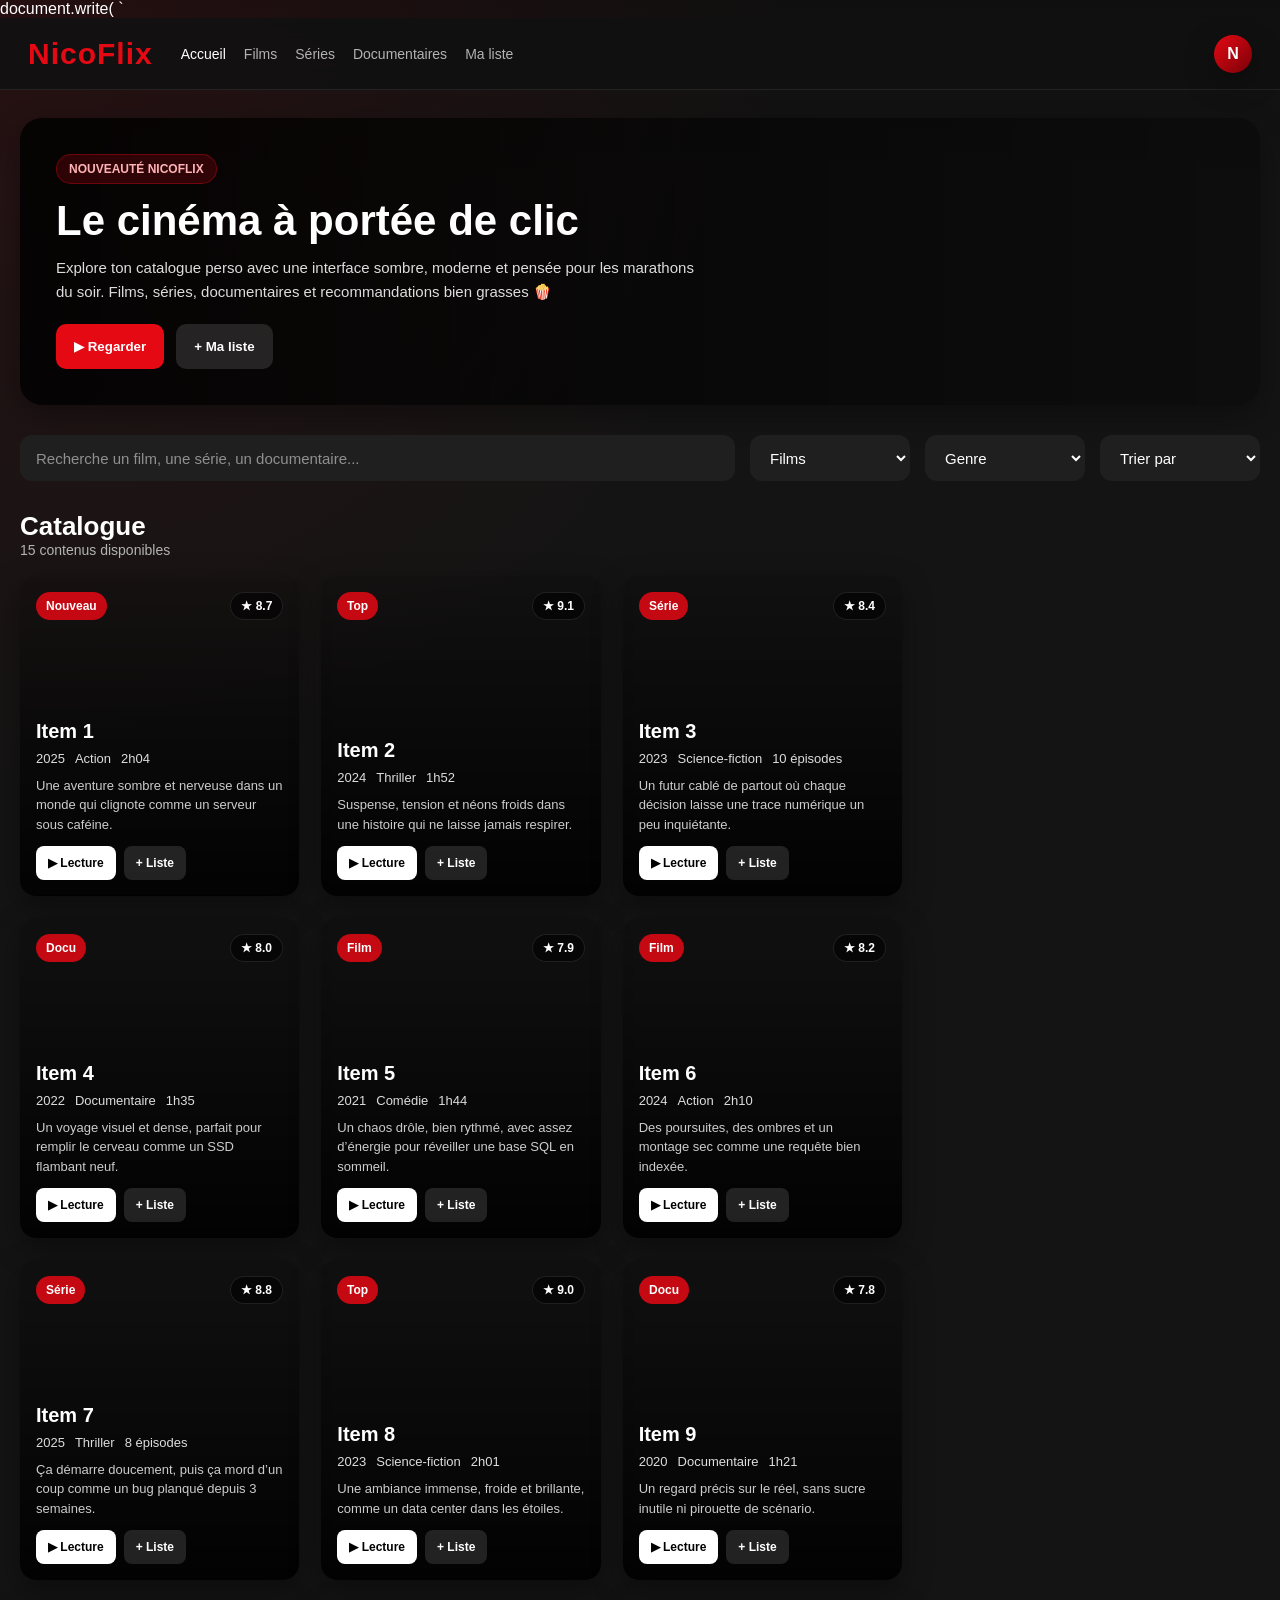
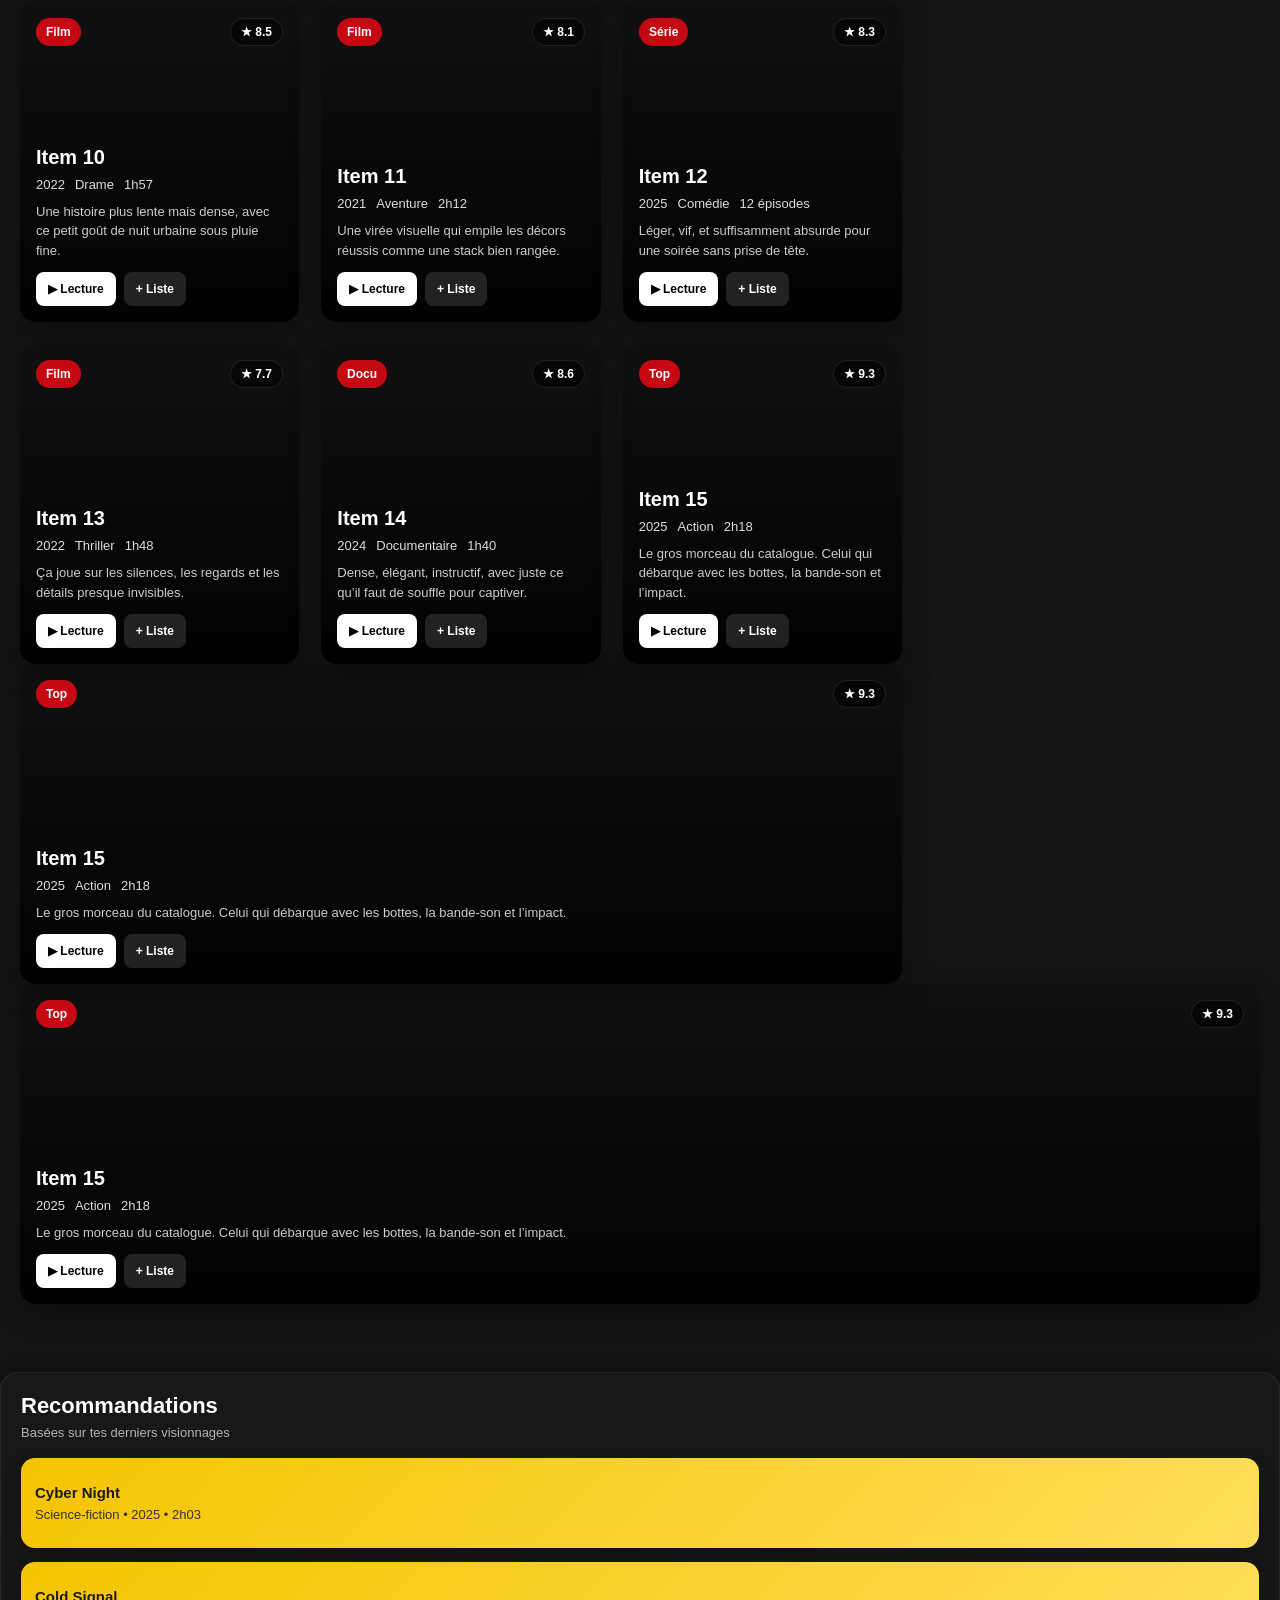
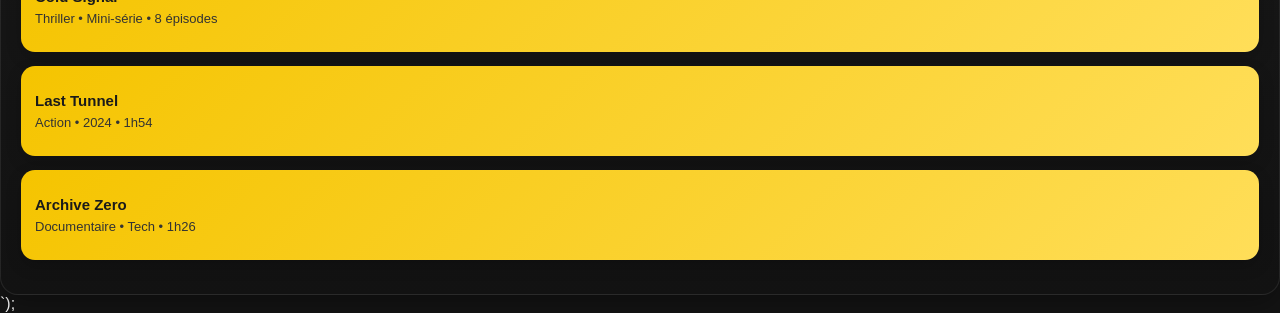
<file: index.html>
document.write( `

<!DOCTYPE html>
<html lang="fr">
<head>
    <meta charset="UTF-8" />
    <meta name="viewport" content="width=device-width, initial-scale=1.0" />
    <title>NicoFlix</title>
    <style>
        * {
            margin: 0;
            padding: 0;
            box-sizing: border-box;
        }

        :root {
            --bg: #141414;
            --bg-soft: #1b1b1b;
            --bg-card: #202020;
            --bg-card-2: #2b2b2b;
            --text: #ffffff;
            --text-soft: #b3b3b3;
            --red: #e50914;
            --red-hover: #ff1f2d;
            --yellow: #f5c400;
            --border: rgba(255, 255, 255, 0.08);
            --shadow: 0 10px 30px rgba(0, 0, 0, 0.35);
        }

        body {
            background:
                radial-gradient(circle at top left, rgba(229, 9, 20, 0.10), transparent 22%),
                linear-gradient(to bottom, #0f0f0f, #141414 180px);
            color: var(--text);
            font-family: Arial, Helvetica, sans-serif;
            min-height: 100vh;
        }

        a {
            text-decoration: none;
            color: inherit;
        }

        header {
            height: 72px;
            padding: 0 28px;
            display: flex;
            justify-content: space-between;
            align-items: center;
            border-bottom: 1px solid var(--border);
            background: rgba(17, 17, 17, 0.9);
            backdrop-filter: blur(10px);
            position: sticky;
            top: 0;
            z-index: 1000;
        }

        .header-left {
            display: flex;
            align-items: center;
            gap: 28px;
        }

        .logo {
            font-size: 30px;
            font-weight: 900;
            color: var(--red);
            letter-spacing: 1px;
        }

        .nav {
            display: flex;
            gap: 18px;
        }

        .nav a {
            color: var(--text-soft);
            font-size: 14px;
            transition: color 0.2s ease;
        }

        .nav a:hover,
        .nav a.active {
            color: var(--text);
        }

        .header-right {
            display: flex;
            align-items: center;
            gap: 12px;
        }

        .avatar {
            width: 38px;
            height: 38px;
            border-radius: 50%;
            background: linear-gradient(135deg, var(--red), #7a0007);
            display: flex;
            justify-content: center;
            align-items: center;
            font-weight: bold;
            cursor: pointer;
            box-shadow: var(--shadow);
        }

        .page {
            max-width: 1600px;
            margin: 28px auto;
            padding: 0 20px 40px;
        }

        .hero {
            min-height: 250px;
            border-radius: 22px;
            overflow: hidden;
            margin-bottom: 30px;
            background:
                linear-gradient(to right, rgba(0,0,0,0.85), rgba(0,0,0,0.35)),
                url("https://images.unsplash.com/photo-1489599849927-2ee91cede3ba?auto=format&fit=crop&w=1600&q=80") center/cover;
            display: flex;
            align-items: center;
            padding: 36px;
            box-shadow: var(--shadow);
        }

        .hero-content {
            max-width: 650px;
        }

        .hero-badge {
            display: inline-block;
            background: rgba(229, 9, 20, 0.18);
            color: #ffb3b7;
            border: 1px solid rgba(229, 9, 20, 0.35);
            padding: 7px 12px;
            border-radius: 999px;
            font-size: 12px;
            font-weight: bold;
            margin-bottom: 14px;
        }

        .hero h1 {
            font-size: 42px;
            margin-bottom: 12px;
            line-height: 1.1;
        }

        .hero p {
            color: #dddddd;
            line-height: 1.6;
            margin-bottom: 20px;
            font-size: 15px;
        }

        .hero-actions {
            display: flex;
            gap: 12px;
            flex-wrap: wrap;
        }

        .btn {
            height: 45px;
            padding: 0 18px;
            border: none;
            border-radius: 10px;
            cursor: pointer;
            font-weight: bold;
            transition: 0.25s ease;
        }

        .btn-primary {
            background: var(--red);
            color: white;
        }

        .btn-primary:hover {
            background: var(--red-hover);
            transform: translateY(-2px);
        }

        .btn-secondary {
            background: rgba(255,255,255,0.12);
            color: white;
        }

        .btn-secondary:hover {
            background: rgba(255,255,255,0.18);
            transform: translateY(-2px);
        }

        #searchMaster {
            display: flex;
            gap: 15px;
            align-items: center;
            margin-bottom: 30px;
            flex-wrap: wrap;
        }

        .inputSearchFilmSeries,
        .sel1,
        .sel2,
        .sel3 {
            height: 46px;
            border: 1px solid transparent;
            border-radius: 12px;
            background: #1f1f1f;
            color: white;
            padding: 0 15px;
            font-size: 15px;
            outline: none;
            transition: 0.25s ease;
        }

        .inputSearchFilmSeries {
            flex: 1;
            min-width: 260px;
        }

        .sel1,
        .sel2,
        .sel3 {
            min-width: 160px;
            cursor: pointer;
        }

        .inputSearchFilmSeries::placeholder {
            color: #909090;
        }

        .inputSearchFilmSeries:focus,
        .sel1:focus,
        .sel2:focus,
        .sel3:focus {
            box-shadow: 0 0 0 3px rgba(229, 9, 20, 0.22);
            border-color: rgba(229, 9, 20, 0.25);
            background: #2a2a2a;
        }

        #content {
            display: grid;
            grid-template-columns: 1fr 330px;
            gap: 28px;
            align-items: start;
        }

        .catalog-head {
            display: flex;
            justify-content: space-between;
            align-items: center;
            gap: 12px;
            margin-bottom: 18px;
            flex-wrap: wrap;
        }

        .section-title {
            font-size: 26px;
            font-weight: 800;
        }

        .section-subtitle {
            font-size: 14px;
            color: var(--text-soft);
        }

        #allData {
            display: grid;
            grid-template-columns: repeat(auto-fill, minmax(220px, 1fr));
            gap: 22px;
        }

        .super-card {
            height: 320px;
            border-radius: 16px;
            overflow: hidden;
            position: relative;
            background:
                linear-gradient(to top, rgba(0,0,0,0.88), rgba(0,0,0,0.16)),
                url("https://images.unsplash.com/photo-1517604931442-7e0c8ed2963c?auto=format&fit=crop&w=900&q=80") center/cover;
            box-shadow: var(--shadow);
            transition: transform 0.25s ease, box-shadow 0.25s ease;
            cursor: pointer;
        }

        .super-card:nth-child(2n) {
            background:
                linear-gradient(to top, rgba(0,0,0,0.88), rgba(0,0,0,0.16)),
                url("https://images.unsplash.com/photo-1440404653325-ab127d49abc1?auto=format&fit=crop&w=900&q=80") center/cover;
        }

        .super-card:nth-child(3n) {
            background:
                linear-gradient(to top, rgba(0,0,0,0.88), rgba(0,0,0,0.16)),
                url("https://images.unsplash.com/photo-1485846234645-a62644f84728?auto=format&fit=crop&w=900&q=80") center/cover;
        }

        .super-card:nth-child(4n) {
            background:
                linear-gradient(to top, rgba(0,0,0,0.88), rgba(0,0,0,0.16)),
                url("https://images.unsplash.com/photo-1513106580091-1d82408b8cd6?auto=format&fit=crop&w=900&q=80") center/cover;
        }

        .super-card:hover {
            transform: translateY(-8px) scale(1.02);
            box-shadow: 0 18px 38px rgba(0, 0, 0, 0.42);
        }

        .card-overlay {
            position: absolute;
            inset: 0;
            padding: 16px;
            display: flex;
            flex-direction: column;
            justify-content: space-between;
        }

        .top-badges {
            display: flex;
            justify-content: space-between;
            gap: 8px;
            align-items: flex-start;
        }

        .badge {
            display: inline-flex;
            align-items: center;
            justify-content: center;
            min-height: 28px;
            padding: 0 10px;
            border-radius: 999px;
            font-size: 12px;
            font-weight: bold;
            backdrop-filter: blur(6px);
        }

        .badge-red {
            background: rgba(229, 9, 20, 0.85);
            color: white;
        }

        .badge-dark {
            background: rgba(0, 0, 0, 0.55);
            color: white;
            border: 1px solid rgba(255,255,255,0.1);
        }

        .card-bottom h3 {
            font-size: 20px;
            margin-bottom: 8px;
        }

        .meta {
            display: flex;
            gap: 10px;
            flex-wrap: wrap;
            font-size: 13px;
            color: #dddddd;
            margin-bottom: 10px;
        }

        .desc {
            font-size: 13px;
            color: #cccccc;
            line-height: 1.5;
            margin-bottom: 12px;
        }

        .card-actions {
            display: flex;
            gap: 8px;
        }

        .mini-btn {
            height: 34px;
            padding: 0 12px;
            border: none;
            border-radius: 8px;
            font-size: 12px;
            font-weight: bold;
            cursor: pointer;
            transition: 0.2s ease;
        }

        .mini-btn.play {
            background: white;
            color: black;
        }

        .mini-btn.play:hover {
            transform: translateY(-1px);
        }

        .mini-btn.add {
            background: rgba(255,255,255,0.12);
            color: white;
        }

        .mini-btn.add:hover {
            background: rgba(255,255,255,0.18);
            transform: translateY(-1px);
        }

        #histo {
            background: linear-gradient(180deg, #181818, #121212);
            border: 1px solid var(--border);
            border-radius: 18px;
            padding: 20px;
            box-shadow: var(--shadow);
            position: sticky;
            top: 92px;
        }

        .reco {
            font-size: 22px;
            font-weight: bold;
            margin-bottom: 6px;
        }

        .reco-sub {
            font-size: 13px;
            color: var(--text-soft);
            margin-bottom: 18px;
        }

        .DatadetailHisto {
            min-height: 90px;
            border-radius: 14px;
            margin-bottom: 14px;
            background: linear-gradient(135deg, #f5c400, #ffde59);
            color: #1a1a1a;
            padding: 14px;
            box-shadow: 0 6px 16px rgba(0,0,0,0.18);
            transition: 0.2s ease;
            cursor: pointer;
            display: flex;
            flex-direction: column;
            justify-content: center;
            gap: 6px;
        }

        .DatadetailHisto:hover {
            transform: translateY(-3px) scale(1.01);
        }

        .DatadetailHisto strong {
            font-size: 15px;
        }

        .DatadetailHisto span {
            font-size: 13px;
            color: #333;
        }

        @media (max-width: 1150px) {
            #content {
                grid-template-columns: 1fr;
            }

            #histo {
                position: static;
            }
        }

        @media (max-width: 800px) {
            .nav {
                display: none;
            }

            .hero {
                min-height: 220px;
                padding: 24px;
            }

            .hero h1 {
                font-size: 30px;
            }

            .inputSearchFilmSeries,
            .sel1,
            .sel2,
            .sel3 {
                width: 100%;
            }
        }

        @media (max-width: 560px) {
            header {
                padding: 0 16px;
            }

            .logo {
                font-size: 24px;
            }

            .page {
                padding: 0 14px 30px;
            }

            #allData {
                grid-template-columns: repeat(auto-fill, minmax(160px, 1fr));
            }

            .super-card {
                height: 270px;
            }

            .card-bottom h3 {
                font-size: 17px;
            }

            .hero h1 {
                font-size: 26px;
            }
        }
    </style>
</head>
<body>

    <header>
        <div class="header-left">
            <div class="logo">NicoFlix</div>
            <nav class="nav">
                <a href="#" class="active">Accueil</a>
                <a href="#">Films</a>
                <a href="#">Séries</a>
                <a href="#">Documentaires</a>
                <a href="#">Ma liste</a>
            </nav>
        </div>

        <div class="header-right">
            <div class="avatar">N</div>
        </div>
    </header>

    <div class="page">

        <section class="hero">
            <div class="hero-content">
                <div class="hero-badge">NOUVEAUTÉ NICOFLIX</div>
                <h1>Le cinéma à portée de clic</h1>
                <p>
                    Explore ton catalogue perso avec une interface sombre, moderne et pensée pour les marathons du soir.
                    Films, séries, documentaires et recommandations bien grasses 🍿
                </p>
                <div class="hero-actions">
                    <button class="btn btn-primary">▶ Regarder</button>
                    <button class="btn btn-secondary">+ Ma liste</button>
                </div>
            </div>
        </section>

        <div id="searchMaster">
            <input type="text" class="inputSearchFilmSeries" placeholder="Recherche un film, une série, un documentaire..." />

            <select class="sel1">
                <option>Films</option>
                <option>Séries</option>
                <option>Documentaires</option>
            </select>

            <select class="sel2">
                <option>Genre</option>
                <option>Action</option>
                <option>Comédie</option>
                <option>Science-fiction</option>
                <option>Thriller</option>
            </select>

            <select class="sel3">
                <option>Trier par</option>
                <option>Ajout récent</option>
                <option>Populaire</option>
                <option>Note</option>
            </select>
        </div>

        <div id="content">
            <main>
                <div class="catalog-head">
                    <div>
                        <div class="section-title">Catalogue</div>
                        <div class="section-subtitle">15 contenus disponibles</div>
                    </div>
                </div>

                <div id="allData">
                    <div class="super-card">
                        <div class="card-overlay">
                            <div class="top-badges">
                                <span class="badge badge-red">Nouveau</span>
                                <span class="badge badge-dark">★ 8.7</span>
                            </div>
                            <div class="card-bottom">
                                <h3>Item 1</h3>
                                <div class="meta">
                                    <span>2025</span>
                                    <span>Action</span>
                                    <span>2h04</span>
                                </div>
                                <div class="desc">Une aventure sombre et nerveuse dans un monde qui clignote comme un serveur sous caféine.</div>
                                <div class="card-actions">
                                    <button class="mini-btn play">▶ Lecture</button>
                                    <button class="mini-btn add">+ Liste</button>
                                </div>
                            </div>
                        </div>
                    </div>

                    <div class="super-card">
                        <div class="card-overlay">
                            <div class="top-badges">
                                <span class="badge badge-red">Top</span>
                                <span class="badge badge-dark">★ 9.1</span>
                            </div>
                            <div class="card-bottom">
                                <h3>Item 2</h3>
                                <div class="meta">
                                    <span>2024</span>
                                    <span>Thriller</span>
                                    <span>1h52</span>
                                </div>
                                <div class="desc">Suspense, tension et néons froids dans une histoire qui ne laisse jamais respirer.</div>
                                <div class="card-actions">
                                    <button class="mini-btn play">▶ Lecture</button>
                                    <button class="mini-btn add">+ Liste</button>
                                </div>
                            </div>
                        </div>
                    </div>

                    <div class="super-card">
                        <div class="card-overlay">
                            <div class="top-badges">
                                <span class="badge badge-red">Série</span>
                                <span class="badge badge-dark">★ 8.4</span>
                            </div>
                            <div class="card-bottom">
                                <h3>Item 3</h3>
                                <div class="meta">
                                    <span>2023</span>
                                    <span>Science-fiction</span>
                                    <span>10 épisodes</span>
                                </div>
                                <div class="desc">Un futur cablé de partout où chaque décision laisse une trace numérique un peu inquiétante.</div>
                                <div class="card-actions">
                                    <button class="mini-btn play">▶ Lecture</button>
                                    <button class="mini-btn add">+ Liste</button>
                                </div>
                            </div>
                        </div>
                    </div>

                    <div class="super-card">
                        <div class="card-overlay">
                            <div class="top-badges">
                                <span class="badge badge-red">Docu</span>
                                <span class="badge badge-dark">★ 8.0</span>
                            </div>
                            <div class="card-bottom">
                                <h3>Item 4</h3>
                                <div class="meta">
                                    <span>2022</span>
                                    <span>Documentaire</span>
                                    <span>1h35</span>
                                </div>
                                <div class="desc">Un voyage visuel et dense, parfait pour remplir le cerveau comme un SSD flambant neuf.</div>
                                <div class="card-actions">
                                    <button class="mini-btn play">▶ Lecture</button>
                                    <button class="mini-btn add">+ Liste</button>
                                </div>
                            </div>
                        </div>
                    </div>

                    <div class="super-card"><div class="card-overlay"><div class="top-badges"><span class="badge badge-red">Film</span><span class="badge badge-dark">★ 7.9</span></div><div class="card-bottom"><h3>Item 5</h3><div class="meta"><span>2021</span><span>Comédie</span><span>1h44</span></div><div class="desc">Un chaos drôle, bien rythmé, avec assez d’énergie pour réveiller une base SQL en sommeil.</div><div class="card-actions"><button class="mini-btn play">▶ Lecture</button><button class="mini-btn add">+ Liste</button></div></div></div></div>
                    <div class="super-card"><div class="card-overlay"><div class="top-badges"><span class="badge badge-red">Film</span><span class="badge badge-dark">★ 8.2</span></div><div class="card-bottom"><h3>Item 6</h3><div class="meta"><span>2024</span><span>Action</span><span>2h10</span></div><div class="desc">Des poursuites, des ombres et un montage sec comme une requête bien indexée.</div><div class="card-actions"><button class="mini-btn play">▶ Lecture</button><button class="mini-btn add">+ Liste</button></div></div></div></div>
                    <div class="super-card"><div class="card-overlay"><div class="top-badges"><span class="badge badge-red">Série</span><span class="badge badge-dark">★ 8.8</span></div><div class="card-bottom"><h3>Item 7</h3><div class="meta"><span>2025</span><span>Thriller</span><span>8 épisodes</span></div><div class="desc">Ça démarre doucement, puis ça mord d’un coup comme un bug planqué depuis 3 semaines.</div><div class="card-actions"><button class="mini-btn play">▶ Lecture</button><button class="mini-btn add">+ Liste</button></div></div></div></div>
                    <div class="super-card"><div class="card-overlay"><div class="top-badges"><span class="badge badge-red">Top</span><span class="badge badge-dark">★ 9.0</span></div><div class="card-bottom"><h3>Item 8</h3><div class="meta"><span>2023</span><span>Science-fiction</span><span>2h01</span></div><div class="desc">Une ambiance immense, froide et brillante, comme un data center dans les étoiles.</div><div class="card-actions"><button class="mini-btn play">▶ Lecture</button><button class="mini-btn add">+ Liste</button></div></div></div></div>
                    <div class="super-card"><div class="card-overlay"><div class="top-badges"><span class="badge badge-red">Docu</span><span class="badge badge-dark">★ 7.8</span></div><div class="card-bottom"><h3>Item 9</h3><div class="meta"><span>2020</span><span>Documentaire</span><span>1h21</span></div><div class="desc">Un regard précis sur le réel, sans sucre inutile ni pirouette de scénario.</div><div class="card-actions"><button class="mini-btn play">▶ Lecture</button><button class="mini-btn add">+ Liste</button></div></div></div></div>
                    <div class="super-card"><div class="card-overlay"><div class="top-badges"><span class="badge badge-red">Film</span><span class="badge badge-dark">★ 8.5</span></div><div class="card-bottom"><h3>Item 10</h3><div class="meta"><span>2022</span><span>Drame</span><span>1h57</span></div><div class="desc">Une histoire plus lente mais dense, avec ce petit goût de nuit urbaine sous pluie fine.</div><div class="card-actions"><button class="mini-btn play">▶ Lecture</button><button class="mini-btn add">+ Liste</button></div></div></div></div>
                    <div class="super-card"><div class="card-overlay"><div class="top-badges"><span class="badge badge-red">Film</span><span class="badge badge-dark">★ 8.1</span></div><div class="card-bottom"><h3>Item 11</h3><div class="meta"><span>2021</span><span>Aventure</span><span>2h12</span></div><div class="desc">Une virée visuelle qui empile les décors réussis comme une stack bien rangée.</div><div class="card-actions"><button class="mini-btn play">▶ Lecture</button><button class="mini-btn add">+ Liste</button></div></div></div></div>
                    <div class="super-card"><div class="card-overlay"><div class="top-badges"><span class="badge badge-red">Série</span><span class="badge badge-dark">★ 8.3</span></div><div class="card-bottom"><h3>Item 12</h3><div class="meta"><span>2025</span><span>Comédie</span><span>12 épisodes</span></div><div class="desc">Léger, vif, et suffisamment absurde pour une soirée sans prise de tête.</div><div class="card-actions"><button class="mini-btn play">▶ Lecture</button><button class="mini-btn add">+ Liste</button></div></div></div></div>
                    <div class="super-card"><div class="card-overlay"><div class="top-badges"><span class="badge badge-red">Film</span><span class="badge badge-dark">★ 7.7</span></div><div class="card-bottom"><h3>Item 13</h3><div class="meta"><span>2022</span><span>Thriller</span><span>1h48</span></div><div class="desc">Ça joue sur les silences, les regards et les détails presque invisibles.</div><div class="card-actions"><button class="mini-btn play">▶ Lecture</button><button class="mini-btn add">+ Liste</button></div></div></div></div>
                    <div class="super-card"><div class="card-overlay"><div class="top-badges"><span class="badge badge-red">Docu</span><span class="badge badge-dark">★ 8.6</span></div><div class="card-bottom"><h3>Item 14</h3><div class="meta"><span>2024</span><span>Documentaire</span><span>1h40</span></div><div class="desc">Dense, élégant, instructif, avec juste ce qu’il faut de souffle pour captiver.</div><div class="card-actions"><button class="mini-btn play">▶ Lecture</button><button class="mini-btn add">+ Liste</button></div></div></div></div>
                    <div class="super-card"><div class="card-overlay"><div class="top-badges"><span class="badge badge-red">Top</span><span class="badge badge-dark">★ 9.3</span></div><div class="card-bottom"><h3>Item 15</h3><div class="meta"><span>2025</span><span>Action</span><span>2h18</span></div><div class="desc">Le gros morceau du catalogue. Celui qui débarque avec les bottes, la bande-son et l’impact.</div><div class="card-actions"><button class="mini-btn play">▶ Lecture</button><button class="mini-btn add">+ Liste</button></div></div></div></div>
                </div>


        <div class="super-card"><div class="card-overlay"><div class="top-badges"><span class="badge badge-red">Top</span><span class="badge badge-dark">★ 9.3</span></div><div class="card-bottom"><h3>Item 15</h3><div class="meta"><span>2025</span><span>Action</span><span>2h18</span></div><div class="desc">Le gros morceau du catalogue. Celui qui débarque avec les bottes, la bande-son et l’impact.</div><div class="card-actions"><button class="mini-btn play">▶ Lecture</button><button class="mini-btn add">+ Liste</button></div></div></div></div>
                </div>

        <div class="super-card"><div class="card-overlay"><div class="top-badges"><span class="badge badge-red">Top</span><span class="badge badge-dark">★ 9.3</span></div><div class="card-bottom"><h3>Item 15</h3><div class="meta"><span>2025</span><span>Action</span><span>2h18</span></div><div class="desc">Le gros morceau du catalogue. Celui qui débarque avec les bottes, la bande-son et l’impact.</div><div class="card-actions"><button class="mini-btn play">▶ Lecture</button><button class="mini-btn add">+ Liste</button></div></div></div></div>
                </div>

            </main>

            <aside id="histo">
                <div class="reco">Recommandations</div>
                <div class="reco-sub">Basées sur tes derniers visionnages</div>

                <div class="DatadetailHisto">
                    <strong>Cyber Night</strong>
                    <span>Science-fiction • 2025 • 2h03</span>
                </div>

                <div class="DatadetailHisto">
                    <strong>Cold Signal</strong>
                    <span>Thriller • Mini-série • 8 épisodes</span>
                </div>

                <div class="DatadetailHisto">
                    <strong>Last Tunnel</strong>
                    <span>Action • 2024 • 1h54</span>
                </div>

                <div class="DatadetailHisto">
                    <strong>Archive Zero</strong>
                    <span>Documentaire • Tech • 1h26</span>
                </div>
            </aside>
        </div>
    </div>

</body>
</html>


`);
</file>
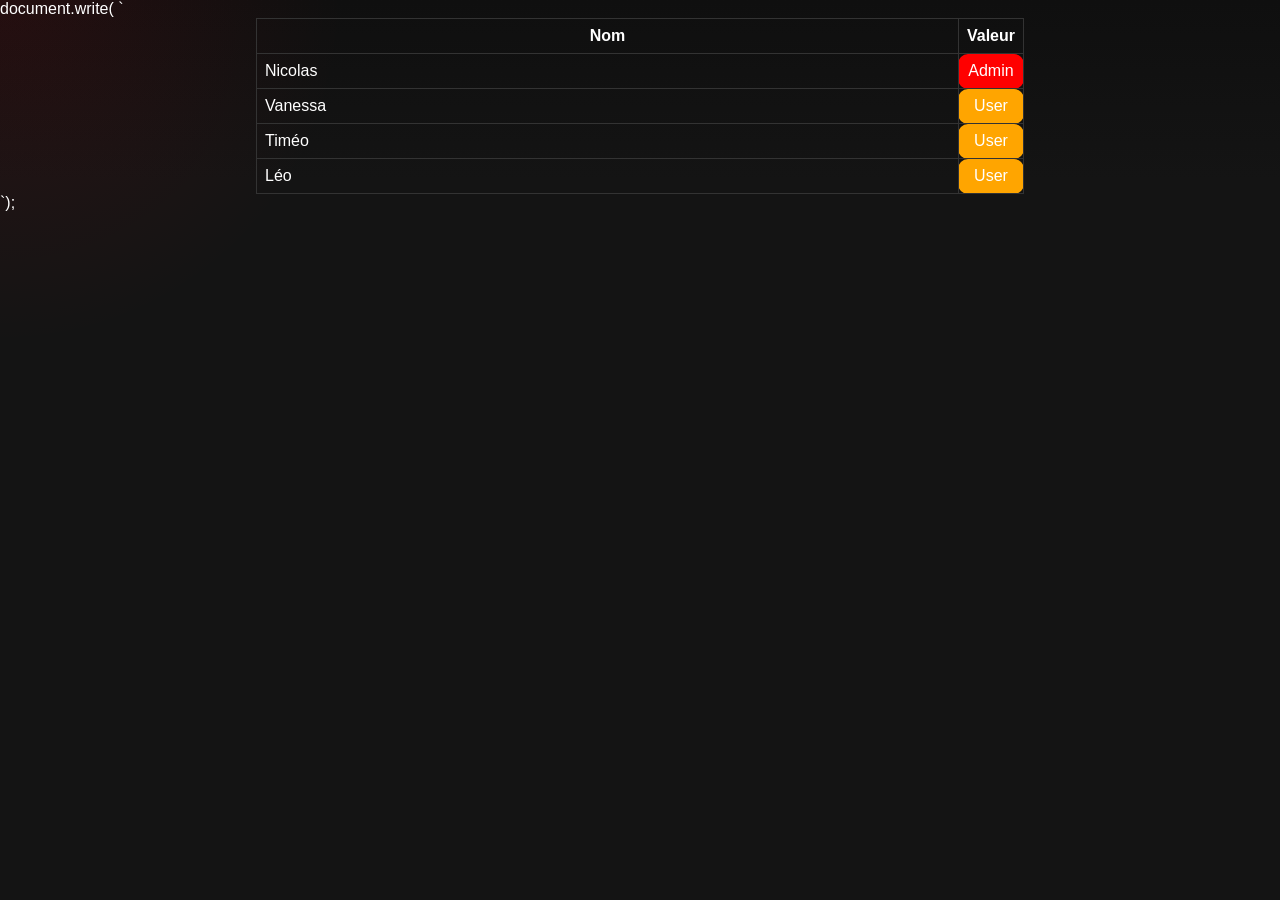
<file: Users.html>
document.write( `


<!DOCTYPE html>
<html lang="fr">
<head>
    <meta charset="UTF-8" />
    <meta name="viewport" content="width=device-width, initial-scale=1.0" />
    <title>NicoFlix - Users</title>
</head>

<body>

<table>
  <tr>
    <th>Nom</th>
    <th>Valeur</th>
  </tr>
  <tr>
    <td><a href="#" class="username">Nicolas</a></td>
    <td class="badge-user admin"><a href="#" class="admin">Admin</td>
  </tr>
<tr>
    <td><a href="#" class="username">Vanessa</a></td>
   <td class="badge-user"><a href="#" class="user">User</a></td>
  </tr>
<tr>
    <td><a href="#" class="username">Timéo</a></td>
   <td class="badge-user"><a href="#" class="user">User</a></td>
  </tr>
<tr>
    <td><a href="#" class="username">Léo</a></td>
   <td class="badge-user"><a href="#" class="user">User</a></td>
  </tr>
</table>

</body>


<style>

       * {
            margin: 0;
            padding: 0;
            box-sizing: border-box;

        }

        :root {
            --bg: #141414;
            --bg-soft: #1b1b1b;
            --bg-card: #202020;
            --bg-card-2: #2b2b2b;
            --text: #ffffff;
            --text-soft: #b3b3b3;
            --red: #e50914;
            --red-hover: #ff1f2d;
            --yellow: #f5c400;
            --border: rgba(255, 255, 255, 0.08);
            --shadow: 0 10px 30px rgba(0, 0, 0, 0.35);
        }  

body {
            background:
                radial-gradient(circle at top left, rgba(229, 9, 20, 0.10), transparent 22%),
                linear-gradient(to bottom, #0f0f0f, #141414 180px);
            color: var(--text);
            font-family: Arial, Helvetica, sans-serif;
            min-height: 100vh;
        }


        table {
    width: 60%;
    margin: auto; /* centre horizontalement */
    border-collapse: collapse;
  }

  th, td {
    border: 1px solid #333;
    padding: 8px;

  }



.badge-user {
width:50px;
height:30px;
background-color:orange;
border-radius:10px;
text-align:center;
}

.admin{background-color:red;color:white;
text-decoration:none;}
.user{color:white;
text-decoration:none;}


.username{text-decoration:none;color:white;}

</style>

`);
</file>
